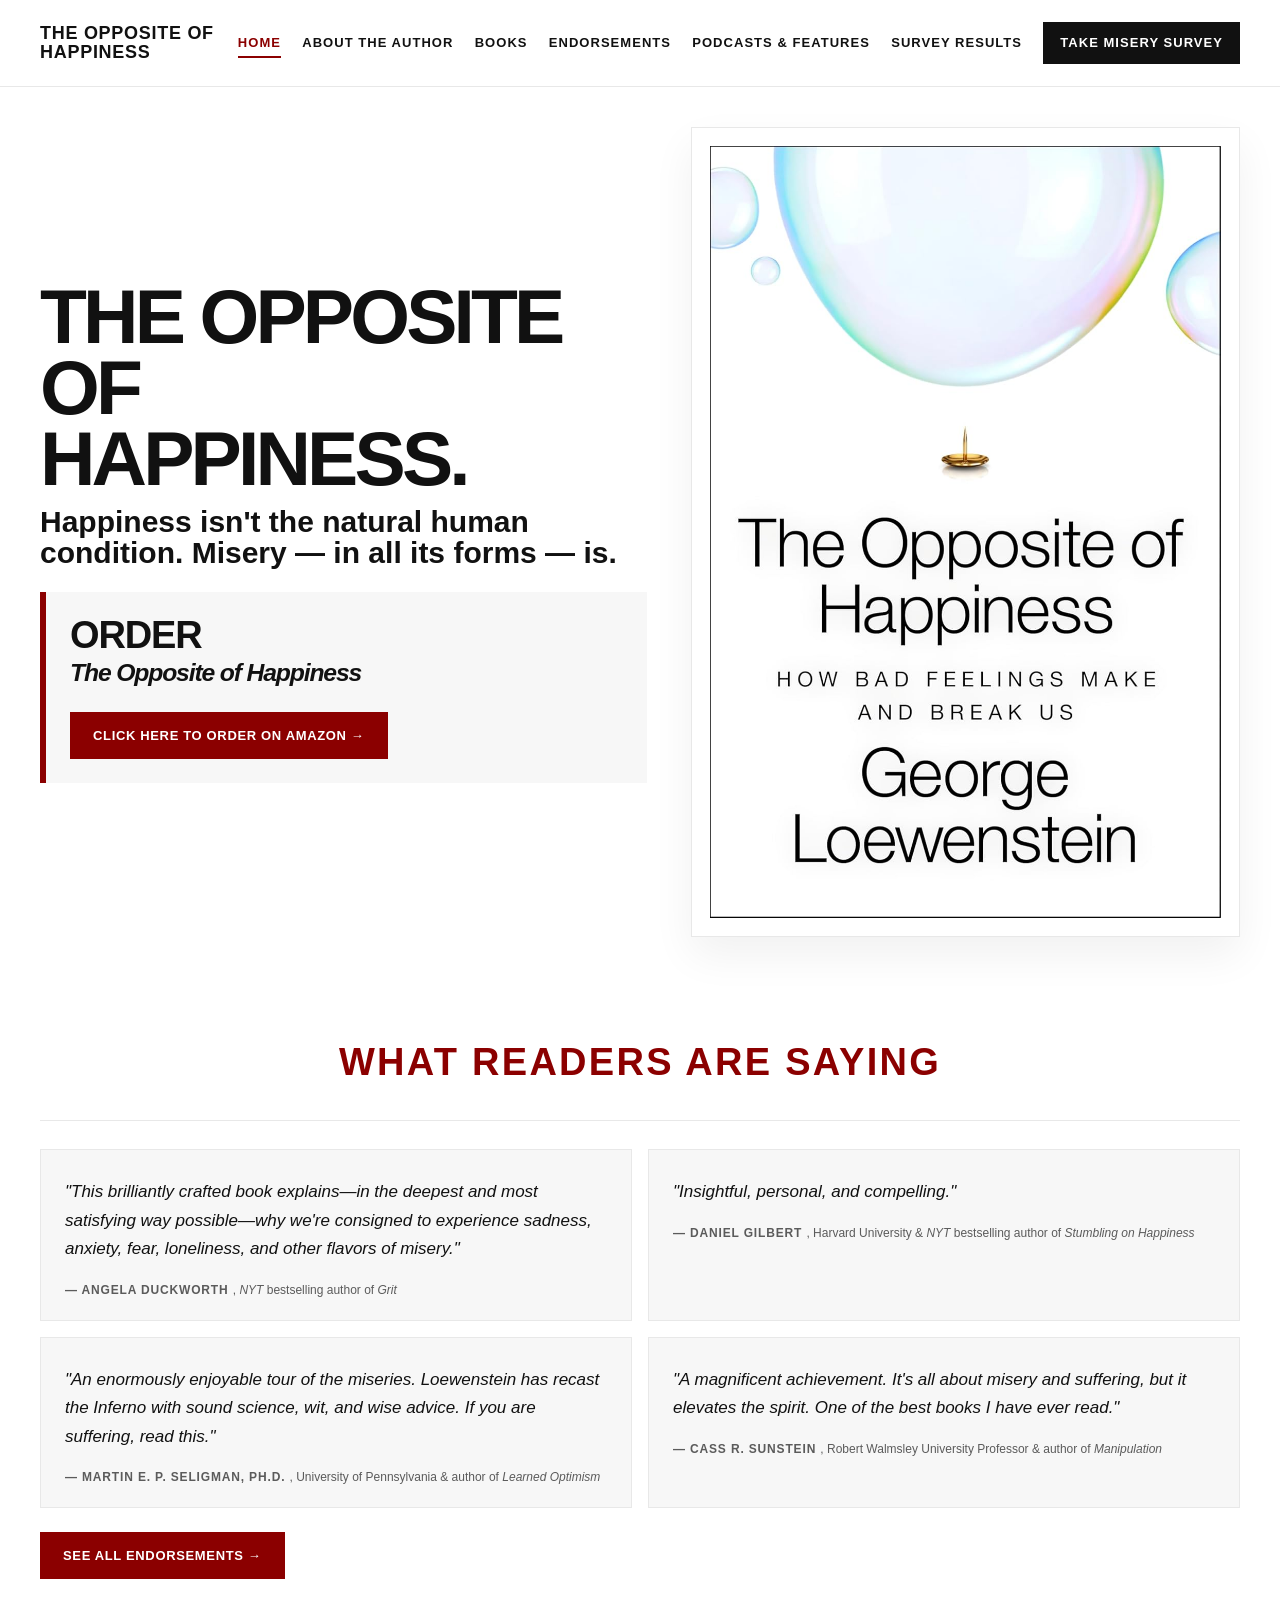
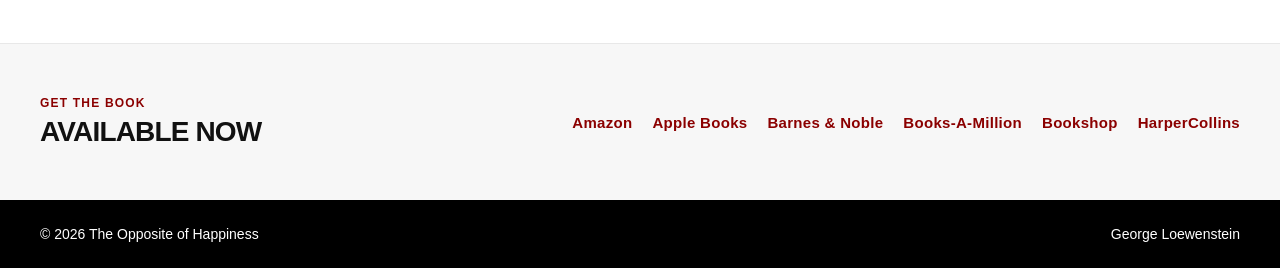
<file: index.html>
<!doctype html>
<html lang="en">
<head>
  <meta charset="utf-8">
  <meta name="viewport" content="width=device-width,initial-scale=1">

  <title>The Opposite of Happiness</title>

  <meta name="description" content="Help us understand misery—one question at a time.">

  <meta property="og:type" content="website">
  <meta property="og:title" content="The Opposite of Happiness">
  <meta property="og:description" content="Help us understand misery—one question at a time. A book by George Loewenstein, behavioral economist at Carnegie Mellon University.">
  <meta property="og:image" content="assets/images/cover.jpg">

  <meta name="twitter:card" content="summary_large_image">
  <meta name="twitter:title" content="The Opposite of Happiness">
  <meta name="twitter:description" content="Help us understand misery—one question at a time.">

  <link rel="icon" type="image/svg+xml" href="assets/favicon.svg">
  <link rel="stylesheet" href="assets/styles.css">
</head>

<body>

<header class="header">
  <div class="container">
    <nav class="nav" aria-label="Primary">

      <a class="brand" href="index.html">
        The Opposite of<br>Happiness
      </a>

      <div class="navlinks">
        <a data-nav href="index.html">Home</a>
        <a data-nav href="about-the-author.html">About the Author</a>
        <a data-nav href="books.html">Books</a>
        <a data-nav href="endorsements.html">Endorsements</a>
        <a data-nav href="podcasts.html">Podcasts &amp; Features</a>
        <a data-nav href="misery-survey-results.html">Survey Results</a>

        <a
          class="cta-nav"
          href="https://cmu.ca1.qualtrics.com/jfe/form/SV_4It6OBu610P4zIi"
          target="_blank"
          rel="noopener"
        >
          Take Misery Survey
        </a>
      </div>

    </nav>
  </div>
</header>

<main>

  <section class="hero">
    <div class="container hero-grid">

      <div>
        <h1 class="title">
          The Opposite<br>
          of<br>
          Happiness.
        </h1>

        <p class="subtitle">
          Happiness isn't the natural human condition.
          Misery — in all its forms — is.
        </p>

        <div class="home-order-box">

          <div class="home-order-title">
            <span
              data-expiry="2026-09-14T12:00:00-04:00"
              data-after-expiry="Order"
            >
              Preorder
            </span>

            <em>The Opposite of Happiness</em>
          </div>

          <p data-expiry="2026-09-14T12:00:00-04:00">
            Available for preorder through September 14.
          </p>

          <a
            class="btn primary"
            href="https://aps.harpercollins.com/athrweb?isbn=9780063427068&amp;retailer=amazon&amp;locale=US"
            target="_blank"
            rel="noopener"
          >
            <span
              data-expiry="2026-09-14T12:00:00-04:00"
              data-after-expiry="Click here to order on Amazon →"
            >
              Click here to preorder on Amazon →
            </span>
          </a>

        </div>
      </div>

      <div>
        <div class="cover-frame">
          <a
            href="books.html"
            aria-label="View books by George Loewenstein"
          >
            <img
              src="assets/images/cover.jpg"
              alt="Book cover of The Opposite of Happiness by George Loewenstein"
            >
          </a>
        </div>
      </div>

    </div>
  </section>

  <section class="praise-section">
    <div class="container">

      <div class="praise-heading">
        <div class="praise-kicker">
          What Readers Are Saying
        </div>
      </div>

      <div class="praise-grid">

        <a class="praise-card" href="endorsements.html#duckworth">
          <blockquote class="praise-quote">
            "This brilliantly crafted book explains—in the deepest and
            most satisfying way possible—why we're consigned to experience
            sadness, anxiety, fear, loneliness, and other flavors of misery."
          </blockquote>

          <cite class="praise-attr">
            — Angela Duckworth
            <span class="praise-title">
              , <em>NYT</em> bestselling author of <em>Grit</em>
            </span>
          </cite>
        </a>

        <a class="praise-card" href="endorsements.html#gilbert">
          <blockquote class="praise-quote">
            "Insightful, personal, and compelling."
          </blockquote>

          <cite class="praise-attr">
            — Daniel Gilbert
            <span class="praise-title">
              , Harvard University &amp; <em>NYT</em> bestselling author
              of <em>Stumbling on Happiness</em>
            </span>
          </cite>
        </a>

        <a class="praise-card" href="endorsements.html#seligman">
          <blockquote class="praise-quote">
            "An enormously enjoyable tour of the miseries. Loewenstein
            has recast the Inferno with sound science, wit, and wise
            advice. If you are suffering, read this."
          </blockquote>

          <cite class="praise-attr">
            — Martin E. P. Seligman, Ph.D.
            <span class="praise-title">
              , University of Pennsylvania &amp; author of
              <em>Learned Optimism</em>
            </span>
          </cite>
        </a>

        <a class="praise-card" href="endorsements.html#sunstein">
          <blockquote class="praise-quote">
            "A magnificent achievement. It's all about misery and
            suffering, but it elevates the spirit. One of the best
            books I have ever read."
          </blockquote>

          <cite class="praise-attr">
            — Cass R. Sunstein
            <span class="praise-title">
              , Robert Walmsley University Professor &amp; author of
              <em>Manipulation</em>
            </span>
          </cite>
        </a>

      </div>

      <div style="margin-top:24px">
        <a class="btn primary" href="endorsements.html">
          See all endorsements →
        </a>
      </div>

    </div>
  </section>

  <section class="buy-section">
    <div class="container">
      <div class="buy-inner">

        <div class="buy-left">
          <div class="kicker">Get the Book</div>

          <div
            class="buy-title"
            data-expiry="2026-09-14T12:00:00-04:00"
            data-after-expiry="Available Now"
          >
            Preorder Through September 14
          </div>
        </div>

        <div class="retailer-links buy-links">

          <a
            class="retailer-link"
            href="https://aps.harpercollins.com/athrweb?isbn=9780063427068&amp;retailer=amazon&amp;locale=US"
            target="_blank"
            rel="noopener"
          >
            Amazon
          </a>

          <a
            class="retailer-link"
            href="https://aps.harpercollins.com/athrweb?isbn=9780063427068&amp;retailer=apple&amp;locale=US"
            target="_blank"
            rel="noopener"
          >
            Apple Books
          </a>

          <a
            class="retailer-link"
            href="https://aps.harpercollins.com/athrweb?isbn=9780063427068&amp;retailer=barnesandnoble&amp;locale=US"
            target="_blank"
            rel="noopener"
          >
            Barnes &amp; Noble
          </a>

          <a
            class="retailer-link"
            href="https://aps.harpercollins.com/athrweb?isbn=9780063427068&amp;retailer=booksamillion&amp;locale=US"
            target="_blank"
            rel="noopener"
          >
            Books-A-Million
          </a>

          <a
            class="retailer-link"
            href="https://aps.harpercollins.com/athrweb?isbn=9780063427068&amp;retailer=bookshop&amp;locale=US"
            target="_blank"
            rel="noopener"
          >
            Bookshop
          </a>

          <a
            class="retailer-link"
            href="https://aps.harpercollins.com/athrweb?isbn=9780063427068&amp;retailer=harpercollins&amp;locale=US"
            target="_blank"
            rel="noopener"
          >
            HarperCollins
          </a>

        </div>
      </div>
    </div>
  </section>

</main>

<footer class="footer">
  <div class="container footer-inner">
    <div>© 2026 The Opposite of Happiness</div>
    <div>George Loewenstein</div>
  </div>
</footer>

<script src="assets/app.js"></script>

</body>
</html>
</file>
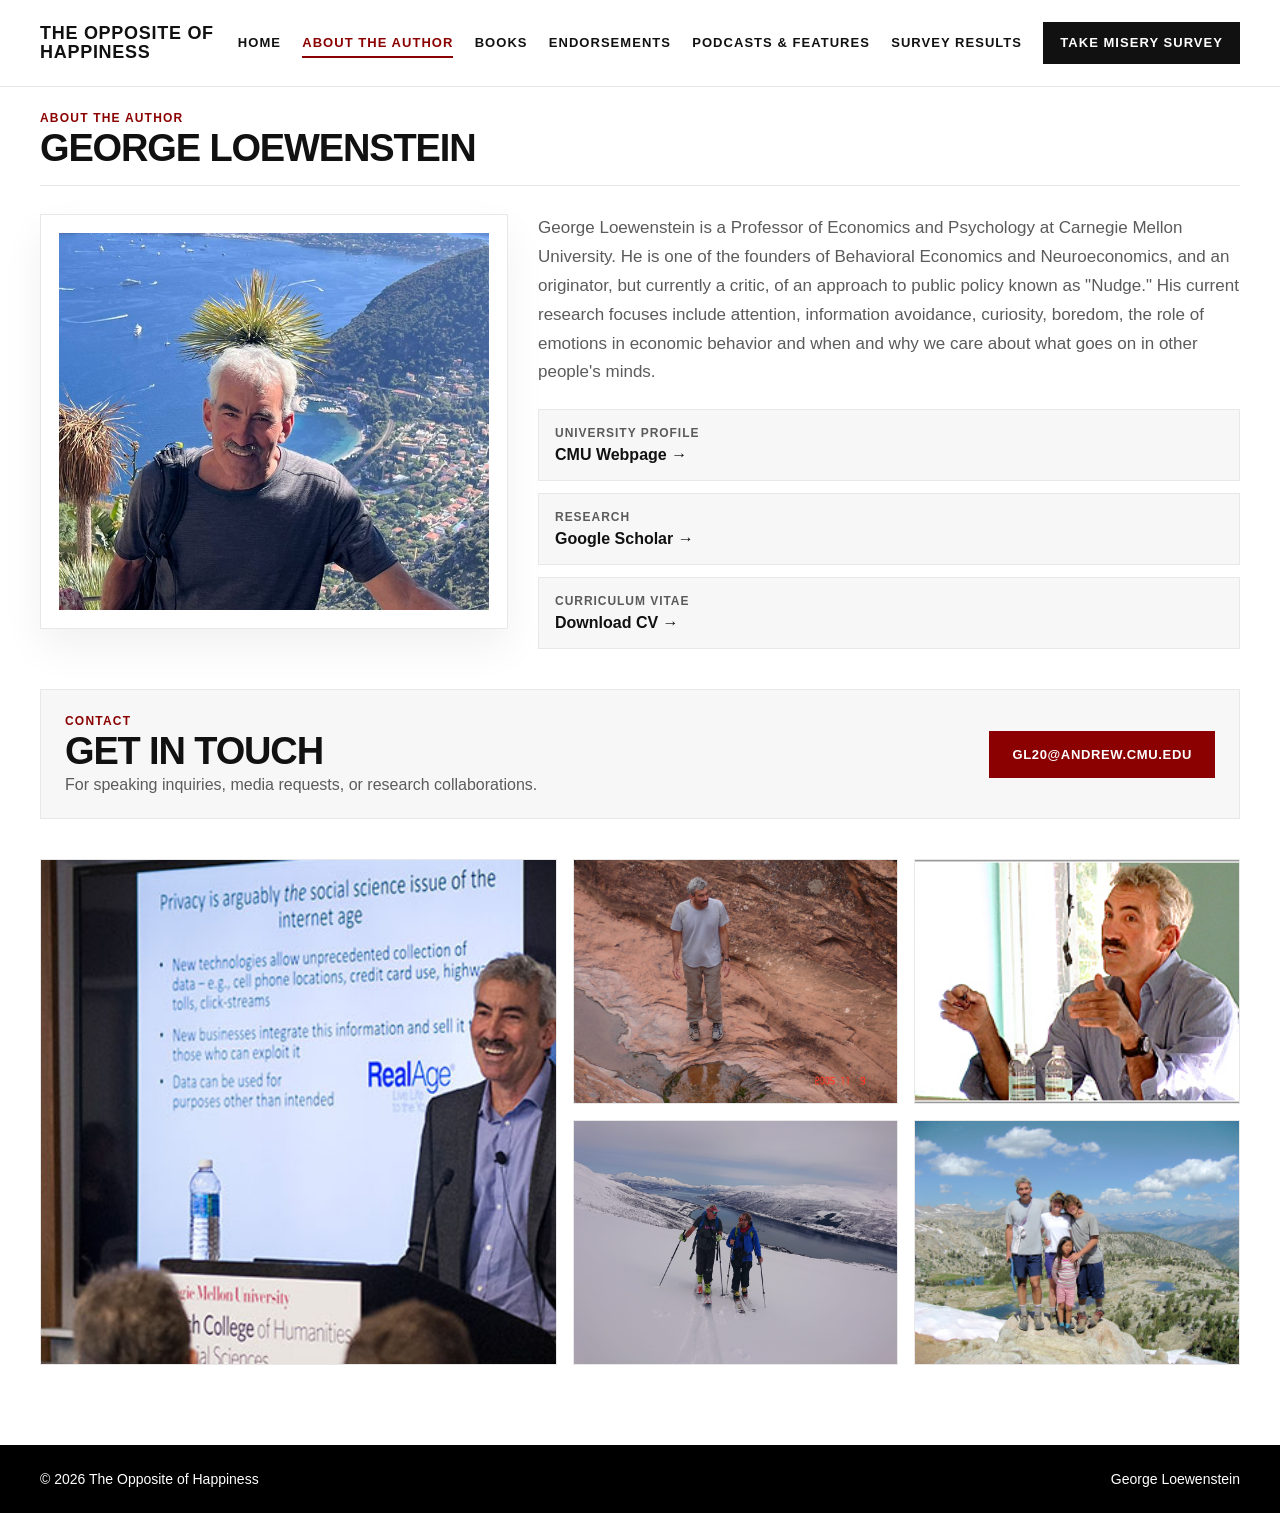
<file: about-the-author.html>
<!doctype html>
<html lang="en">
<head>
  <meta charset="utf-8">
  <meta name="viewport" content="width=device-width,initial-scale=1">

  <title>About the Author — The Opposite of Happiness</title>

  <meta name="description" content="George Loewenstein is a behavioral economist at Carnegie Mellon University whose work explores decision-making, emotion, privacy, health, and public policy.">

  <meta property="og:type" content="website">
  <meta property="og:title" content="About the Author — The Opposite of Happiness">
  <meta property="og:description" content="George Loewenstein is a behavioral economist at Carnegie Mellon University whose work explores decision-making, emotion, privacy, health, and public policy.">
  <meta property="og:image" content="assets/images/author-main.jpg">

  <meta name="twitter:card" content="summary_large_image">
  <meta name="twitter:title" content="About George Loewenstein">
  <meta name="twitter:description" content="Behavioral economist at Carnegie Mellon University. Author of The Opposite of Happiness.">

  <link rel="icon" type="image/svg+xml" href="assets/favicon.svg">
  <link rel="stylesheet" href="assets/styles.css">
</head>

<body>

<header class="header">
  <div class="container">
    <nav class="nav" aria-label="Primary">

      <a class="brand" href="index.html">
        The Opposite of<br>Happiness
      </a>

      <div class="navlinks">
        <a data-nav href="index.html">Home</a>
        <a data-nav href="about-the-author.html">About the Author</a>
        <a data-nav href="books.html">Books</a>
        <a data-nav href="endorsements.html">Endorsements</a>
        <a data-nav href="podcasts.html">Podcasts &amp; Features</a>
        <a data-nav href="misery-survey-results.html">Survey Results</a>

        <a
          class="cta-nav"
          href="https://cmu.ca1.qualtrics.com/jfe/form/SV_4It6OBu610P4zIi"
          target="_blank"
          rel="noopener"
        >
          Take Misery Survey
        </a>
      </div>

    </nav>
  </div>
</header>

<main class="section">
  <div class="container">

    <div class="section-header">
      <div>
        <div class="kicker">About the Author</div>
        <h1 class="h2">George Loewenstein</h1>
      </div>
    </div>

    <div class="author-layout">

      <div class="panel">
        <img
          src="assets/images/author-main.jpg"
          alt="Outdoor portrait of George Loewenstein"
        >
      </div>

      <div class="author-meta">
        <p>
          George Loewenstein is a Professor of Economics and Psychology
          at Carnegie Mellon University. He is one of the founders of
          Behavioral Economics and Neuroeconomics, and an originator,
          but currently a critic, of an approach to public policy known
          as "Nudge." His current research focuses include attention,
          information avoidance, curiosity, boredom, the role of
          emotions in economic behavior and when and why we care about
          what goes on in other people's minds.
        </p>

        <div class="link-grid">

          <a
            class="link-card"
            href="https://www.cmu.edu/dietrich/sds/people/faculty/george-loewenstein.html"
            target="_blank"
            rel="noopener"
          >
            <span class="small">University Profile</span>
            <span class="big">CMU Webpage →</span>
          </a>

          <a
            class="link-card"
            href="https://scholar.google.com/citations?user=8nyQzDsAAAAJ&amp;hl=en"
            target="_blank"
            rel="noopener"
          >
            <span class="small">Research</span>
            <span class="big">Google Scholar →</span>
          </a>

          <a
            class="link-card"
            href="assets/vitae_2026.pdf"
            target="_blank"
            rel="noopener"
          >
            <span class="small">Curriculum Vitae</span>
            <span class="big">Download CV →</span>
          </a>

        </div>
      </div>

    </div>

    <div style="margin-top:40px"></div>

    <div class="contact-box" style="margin-bottom:40px">
      <div>
        <div class="kicker">Contact</div>

        <h2 class="h2" style="margin-bottom:6px">
          Get in Touch
        </h2>

        <p style="margin:0;color:var(--muted);font-size:16px">
          For speaking inquiries, media requests, or research
          collaborations.
        </p>
      </div>

      <a class="btn primary" href="mailto:gl20@andrew.cmu.edu">
        gl20@andrew.cmu.edu
      </a>
    </div>

    <div class="gallery">

      <div class="tile tall">
        <img
          src="assets/images/photo-talk.jpg"
          alt="George Loewenstein giving a talk"
          loading="lazy"
        >
      </div>

      <div class="tile">
        <img
          src="assets/images/photo-canyon.jpg"
          alt="George Loewenstein standing in a canyon"
          loading="lazy"
        >
      </div>

      <div class="tile">
        <img
          src="assets/images/photo-classroom.jpg"
          alt="George Loewenstein speaking in a classroom"
          loading="lazy"
        >
      </div>

      <div class="tile">
        <img
          src="assets/images/photo-ski.jpg"
          alt="George Loewenstein skiing in the mountains"
          loading="lazy"
        >
      </div>

      <div class="tile">
        <img
          src="assets/images/photo-sierras.jpg"
          alt="George Loewenstein hiking in the Sierras"
          loading="lazy"
        >
      </div>

    </div>

  </div>
</main>

<footer class="footer">
  <div class="container footer-inner">
    <div>© 2026 The Opposite of Happiness</div>
    <div>George Loewenstein</div>
  </div>
</footer>

<script src="assets/app.js"></script>

</body>
</html>
</file>
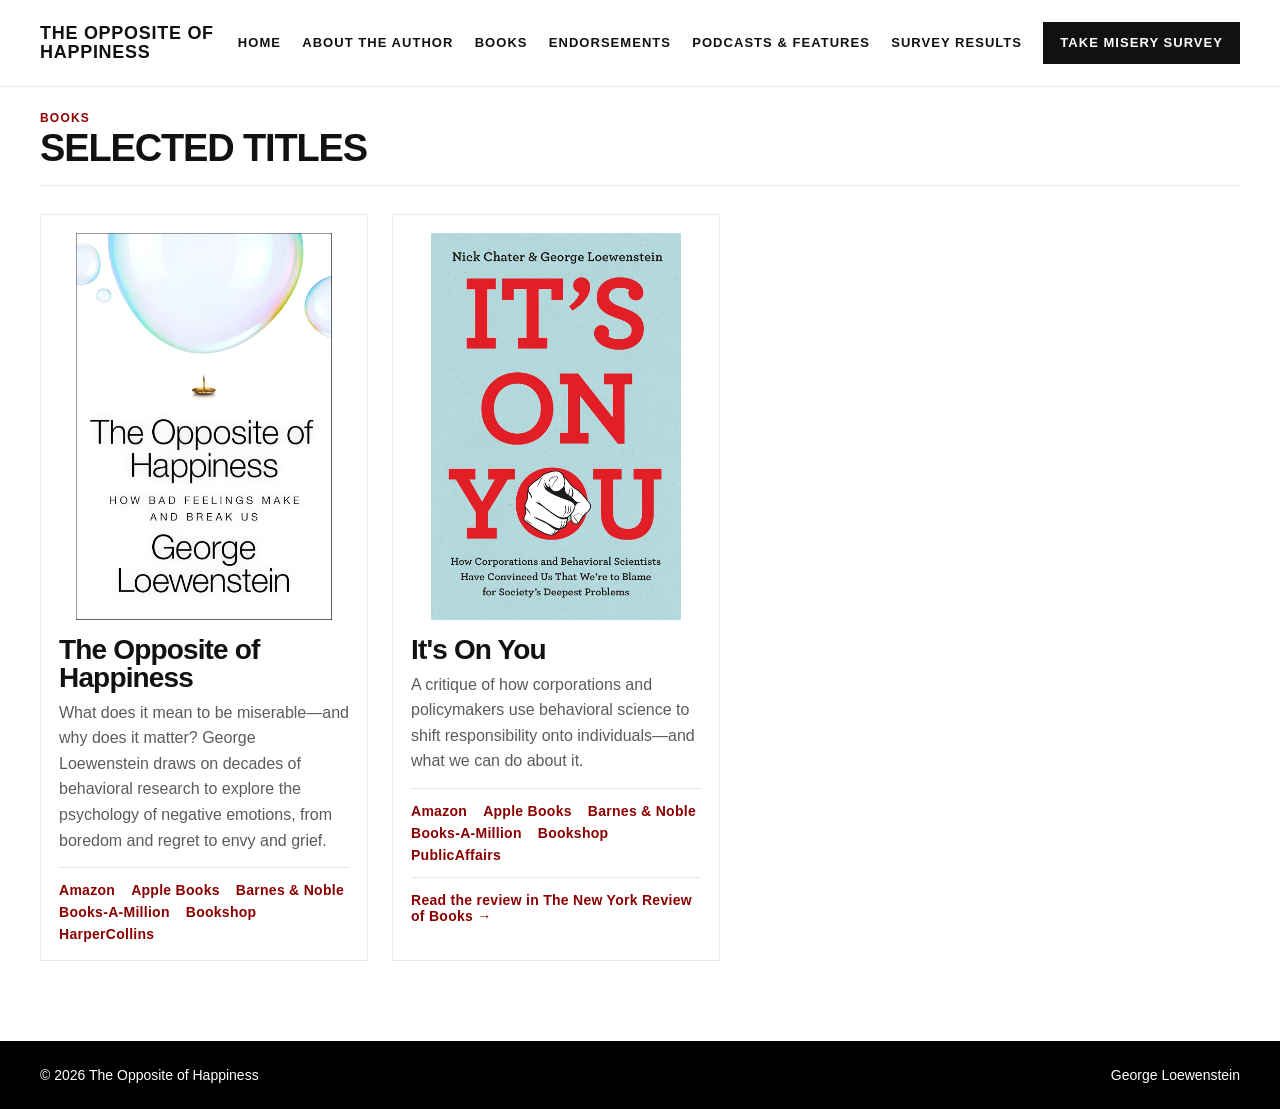
<file: books.html>
<!doctype html>
<html lang="en">
<head>
  <meta charset="utf-8">
  <meta name="viewport" content="width=device-width,initial-scale=1">

  <title>Books — The Opposite of Happiness</title>

  <meta
    name="description"
    content="Books by George Loewenstein, behavioral economist at Carnegie Mellon University."
  >

  <meta property="og:type" content="website">
  <meta
    property="og:title"
    content="Books — The Opposite of Happiness"
  >
  <meta
    property="og:description"
    content="Selected titles by George Loewenstein, behavioral economist at Carnegie Mellon University."
  >
  <meta property="og:image" content="assets/images/cover.jpg">

  <meta name="twitter:card" content="summary_large_image">
  <meta
    name="twitter:title"
    content="Books by George Loewenstein"
  >
  <meta
    name="twitter:description"
    content="Selected titles by George Loewenstein, behavioral economist at Carnegie Mellon University."
  >

  <link rel="icon" type="image/svg+xml" href="assets/favicon.svg">
  <link rel="stylesheet" href="assets/styles.css">
</head>

<body>

<header class="header">
  <div class="container">
    <nav class="nav" aria-label="Primary">

      <a class="brand" href="/">
        The Opposite of<br>Happiness
      </a>

      <div class="navlinks">
        <a data-nav href="/">Home</a>
        <a data-nav href="/about-the-author">About the Author</a>
        <a data-nav href="/books">Books</a>
        <a data-nav href="/endorsements">Endorsements</a>
        <a data-nav href="/podcasts">Podcasts &amp; Features</a>
        <a data-nav href="/misery-survey-results">Survey Results</a>

        <a
          class="cta-nav"
          href="https://cmu.ca1.qualtrics.com/jfe/form/SV_4It6OBu610P4zIi"
          target="_blank"
          rel="noopener"
        >
          Take Misery Survey
        </a>
      </div>

    </nav>
  </div>
</header>

<main class="section">
  <div class="container">

    <div class="section-header">
      <div>
        <div class="kicker">Books</div>
        <h1 class="h2">Selected Titles</h1>
      </div>
    </div>

    <div class="books-grid">

      <!-- THE OPPOSITE OF HAPPINESS -->

      <div class="book-card">

        <div class="book-thumb">
          <img
            src="assets/images/cover.jpg"
            alt="Book cover of The Opposite of Happiness"
          >
        </div>

        <div class="book-info">
          <h3>The Opposite of Happiness</h3>

          <p>
            What does it mean to be miserable—and why does it matter?
            George Loewenstein draws on decades of behavioral research
            to explore the psychology of negative emotions, from
            boredom and regret to envy and grief.
          </p>

          <div class="retailer-links">

            <a
              class="retailer-link"
              href="https://aps.harpercollins.com/athrweb?isbn=9780063427068&amp;retailer=amazon&amp;locale=US"
              target="_blank"
              rel="noopener"
            >
              Amazon
            </a>

            <a
              class="retailer-link"
              href="https://aps.harpercollins.com/athrweb?isbn=9780063427068&amp;retailer=apple&amp;locale=US"
              target="_blank"
              rel="noopener"
            >
              Apple Books
            </a>

            <a
              class="retailer-link"
              href="https://aps.harpercollins.com/athrweb?isbn=9780063427068&amp;retailer=barnesandnoble&amp;locale=US"
              target="_blank"
              rel="noopener"
            >
              Barnes &amp; Noble
            </a>

            <a
              class="retailer-link"
              href="https://aps.harpercollins.com/athrweb?isbn=9780063427068&amp;retailer=booksamillion&amp;locale=US"
              target="_blank"
              rel="noopener"
            >
              Books-A-Million
            </a>

            <a
              class="retailer-link"
              href="https://aps.harpercollins.com/athrweb?isbn=9780063427068&amp;retailer=bookshop&amp;locale=US"
              target="_blank"
              rel="noopener"
            >
              Bookshop
            </a>

            <a
              class="retailer-link"
              href="https://aps.harpercollins.com/athrweb?isbn=9780063427068&amp;retailer=harpercollins&amp;locale=US"
              target="_blank"
              rel="noopener"
            >
              HarperCollins
            </a>

          </div>
        </div>

      </div>

      <!-- IT'S ON YOU -->

      <div class="book-card">

        <div class="book-thumb">
          <img
            src="assets/images/its-on-you-cover.jpg"
            alt="Book cover of It's On You"
          >
        </div>

        <div class="book-info">
          <h3>It's On You</h3>

          <p>
            A critique of how corporations and policymakers use
            behavioral science to shift responsibility onto
            individuals—and what we can do about it.
          </p>

          <div class="retailer-links">

            <a
              class="retailer-link"
              href="https://www.amazon.com/Its-You-Corporations-Behavioral-Scientists/dp/1541700112"
              target="_blank"
              rel="noopener"
            >
              Amazon
            </a>

            <a
              class="retailer-link"
              href="https://books.apple.com/nl/book/its-on-you/id6745511192"
              target="_blank"
              rel="noopener"
            >
              Apple Books
            </a>

            <a
              class="retailer-link"
              href="https://www.barnesandnoble.com/s/9781541700116"
              target="_blank"
              rel="noopener"
            >
              Barnes &amp; Noble
            </a>

            <a
              class="retailer-link"
              href="https://www.booksamillion.com/p/Its/Nick-Chater/9781541700116"
              target="_blank"
              rel="noopener"
            >
              Books-A-Million
            </a>

            <a
              class="retailer-link"
              href="https://bookshop.org/p/books/it-s-on-you-how-corporations-and-behavioral-scientists-have-convinced-us-that-we-re-to-blame-for-society-s-deepest-problems-george-loewenstein/87f74f77230fd95b"
              target="_blank"
              rel="noopener"
            >
              Bookshop
            </a>

            <a
              class="retailer-link"
              href="https://www.hachettebookgroup.com/titles/nick-chater/its-on-you/9781541700130/"
              target="_blank"
              rel="noopener"
            >
              PublicAffairs
            </a>

          </div>

          <!-- SUBTLE REVIEW LINK -->

          <div class="retailer-links">
            <a
              class="retailer-link"
              href="https://www.nybooks.com/articles/2026/12/03/the-cost-of-monetizing-everything-its-on-you-price-of-happiness/"
              target="_blank"
              rel="noopener"
              aria-label="Read the New York Review of Books review of It's On You"
            >
              Read the review in The New York Review of Books →
            </a>
          </div>

        </div>

      </div>

    </div>
  </div>
</main>

<footer class="footer">
  <div class="container footer-inner">
    <div>© 2026 The Opposite of Happiness</div>
    <div>George Loewenstein</div>
  </div>
</footer>

<script src="assets/app.js"></script>

</body>
</html>
</file>
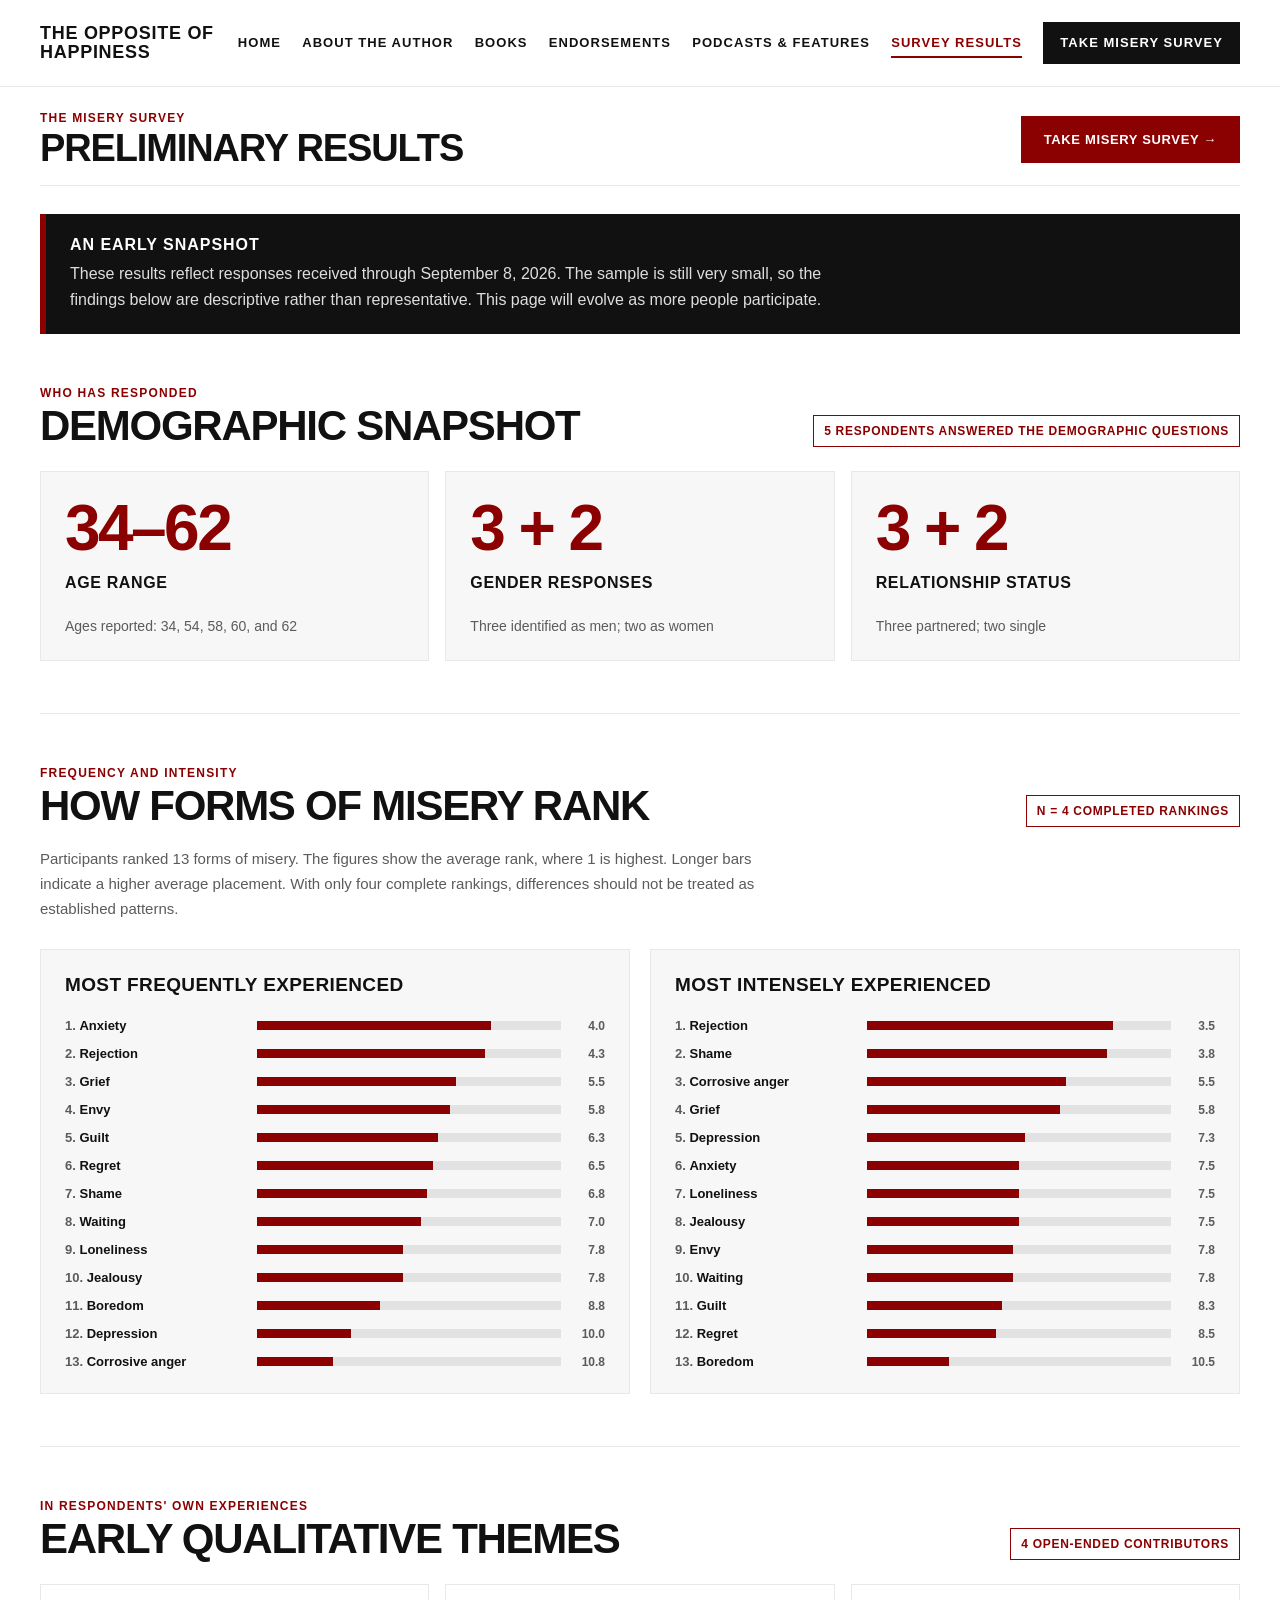
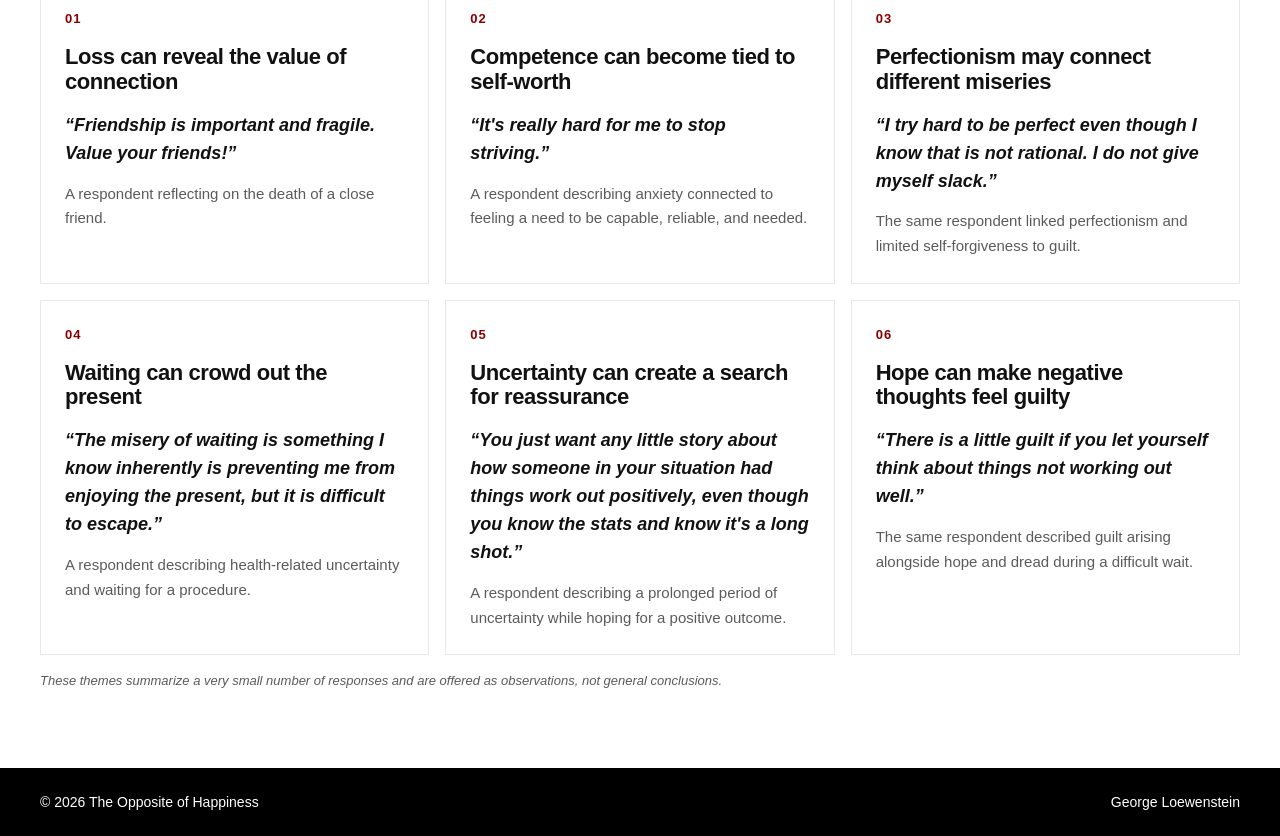
<file: misery-survey-results.html>
<!doctype html>
<html lang="en">
<head>
  <meta charset="utf-8">
  <meta name="viewport" content="width=device-width,initial-scale=1">

  <title>Misery Survey Results — The Opposite of Happiness</title>

  <meta name="description" content="Preliminary findings from The Opposite of Happiness misery survey.">

  <meta property="og:type" content="website">
  <meta property="og:title" content="Misery Survey Results — The Opposite of Happiness">
  <meta property="og:description" content="Preliminary findings from The Opposite of Happiness misery survey.">
  <meta property="og:image" content="assets/images/cover.jpg">

  <meta name="twitter:card" content="summary_large_image">
  <meta name="twitter:title" content="Misery Survey Results — The Opposite of Happiness">
  <meta name="twitter:description" content="Preliminary findings from The Opposite of Happiness misery survey.">

  <link rel="icon" type="image/svg+xml" href="assets/favicon.svg">
  <link rel="stylesheet" href="assets/styles.css">
</head>

<body>

<header class="header">
  <div class="container">
    <nav class="nav" aria-label="Primary">

      <a class="brand" href="index.html">
        The Opposite of<br>Happiness
      </a>

      <div class="navlinks">
        <a data-nav href="index.html">Home</a>
        <a data-nav href="about-the-author.html">About the Author</a>
        <a data-nav href="books.html">Books</a>
        <a data-nav href="endorsements.html">Endorsements</a>
        <a data-nav href="podcasts.html">Podcasts &amp; Features</a>
        <a data-nav href="misery-survey-results.html">Survey Results</a>

        <a
          class="cta-nav"
          href="https://cmu.ca1.qualtrics.com/jfe/form/SV_4It6OBu610P4zIi"
          target="_blank"
          rel="noopener"
        >
          Take Misery Survey
        </a>
      </div>

    </nav>
  </div>
</header>

<main class="section">
  <div class="container">

    <div class="section-header results-heading">
      <div>
        <div class="kicker">The Misery Survey</div>
        <h1 class="h2">Preliminary Results</h1>
      </div>

      <a
        class="btn primary"
        href="https://cmu.ca1.qualtrics.com/jfe/form/SV_4It6OBu610P4zIi"
        target="_blank"
        rel="noopener"
      >
        Take Misery Survey →
      </a>
    </div>

    <div class="results-notice">
      <strong>An early snapshot</strong>

      <p>
        These results reflect responses received through September 8,
        2026. The sample is still very small, so the findings below are
        descriptive rather than representative. This page will evolve
        as more people participate.
      </p>
    </div>

    <section
      class="results-section"
      aria-labelledby="demographics-heading"
    >
      <div class="results-section-heading">
        <div>
          <div class="kicker">Who has responded</div>
          <h2 id="demographics-heading">Demographic snapshot</h2>
        </div>

        <span class="sample-size">
          5 respondents answered the demographic questions
        </span>
      </div>

      <div class="stat-grid">

        <div class="stat-card">
          <span class="stat-value">34–62</span>
          <span class="stat-label">Age range</span>
          <span class="stat-detail">
            Ages reported: 34, 54, 58, 60, and 62
          </span>
        </div>

        <div class="stat-card">
          <span class="stat-value">3 + 2</span>
          <span class="stat-label">Gender responses</span>
          <span class="stat-detail">
            Three identified as men; two as women
          </span>
        </div>

        <div class="stat-card">
          <span class="stat-value">3 + 2</span>
          <span class="stat-label">Relationship status</span>
          <span class="stat-detail">
            Three partnered; two single
          </span>
        </div>

      </div>
    </section>

    <section
      class="results-section"
      aria-labelledby="rankings-heading"
    >
      <div class="results-section-heading">
        <div>
          <div class="kicker">Frequency and intensity</div>
          <h2 id="rankings-heading">How forms of misery rank</h2>
        </div>

        <span class="sample-size">
          n = 4 completed rankings
        </span>
      </div>

      <p class="results-explainer">
        Participants ranked 13 forms of misery. The figures show the
        average rank, where 1 is highest. Longer bars indicate a higher
        average placement. With only four complete rankings, differences
        should not be treated as established patterns.
      </p>

      <div class="ranking-grid">

        <div class="ranking-panel">
          <h3>Most frequently experienced</h3>

          <ol class="ranking-list">
            <li>
              <span class="rank-label">Anxiety</span>
              <span class="rank-track"><span style="width:76.9%"></span></span>
              <span class="rank-value">4.0</span>
            </li>

            <li>
              <span class="rank-label">Rejection</span>
              <span class="rank-track"><span style="width:75%"></span></span>
              <span class="rank-value">4.3</span>
            </li>

            <li>
              <span class="rank-label">Grief</span>
              <span class="rank-track"><span style="width:65.4%"></span></span>
              <span class="rank-value">5.5</span>
            </li>

            <li>
              <span class="rank-label">Envy</span>
              <span class="rank-track"><span style="width:63.5%"></span></span>
              <span class="rank-value">5.8</span>
            </li>

            <li>
              <span class="rank-label">Guilt</span>
              <span class="rank-track"><span style="width:59.6%"></span></span>
              <span class="rank-value">6.3</span>
            </li>

            <li>
              <span class="rank-label">Regret</span>
              <span class="rank-track"><span style="width:57.7%"></span></span>
              <span class="rank-value">6.5</span>
            </li>

            <li>
              <span class="rank-label">Shame</span>
              <span class="rank-track"><span style="width:55.8%"></span></span>
              <span class="rank-value">6.8</span>
            </li>

            <li>
              <span class="rank-label">Waiting</span>
              <span class="rank-track"><span style="width:53.8%"></span></span>
              <span class="rank-value">7.0</span>
            </li>

            <li>
              <span class="rank-label">Loneliness</span>
              <span class="rank-track"><span style="width:48.1%"></span></span>
              <span class="rank-value">7.8</span>
            </li>

            <li>
              <span class="rank-label">Jealousy</span>
              <span class="rank-track"><span style="width:48.1%"></span></span>
              <span class="rank-value">7.8</span>
            </li>

            <li>
              <span class="rank-label">Boredom</span>
              <span class="rank-track"><span style="width:40.4%"></span></span>
              <span class="rank-value">8.8</span>
            </li>

            <li>
              <span class="rank-label">Depression</span>
              <span class="rank-track"><span style="width:30.8%"></span></span>
              <span class="rank-value">10.0</span>
            </li>

            <li>
              <span class="rank-label">Corrosive anger</span>
              <span class="rank-track"><span style="width:25%"></span></span>
              <span class="rank-value">10.8</span>
            </li>
          </ol>
        </div>

        <div class="ranking-panel">
          <h3>Most intensely experienced</h3>

          <ol class="ranking-list">
            <li>
              <span class="rank-label">Rejection</span>
              <span class="rank-track"><span style="width:80.8%"></span></span>
              <span class="rank-value">3.5</span>
            </li>

            <li>
              <span class="rank-label">Shame</span>
              <span class="rank-track"><span style="width:78.8%"></span></span>
              <span class="rank-value">3.8</span>
            </li>

            <li>
              <span class="rank-label">Corrosive anger</span>
              <span class="rank-track"><span style="width:65.4%"></span></span>
              <span class="rank-value">5.5</span>
            </li>

            <li>
              <span class="rank-label">Grief</span>
              <span class="rank-track"><span style="width:63.5%"></span></span>
              <span class="rank-value">5.8</span>
            </li>

            <li>
              <span class="rank-label">Depression</span>
              <span class="rank-track"><span style="width:51.9%"></span></span>
              <span class="rank-value">7.3</span>
            </li>

            <li>
              <span class="rank-label">Anxiety</span>
              <span class="rank-track"><span style="width:50%"></span></span>
              <span class="rank-value">7.5</span>
            </li>

            <li>
              <span class="rank-label">Loneliness</span>
              <span class="rank-track"><span style="width:50%"></span></span>
              <span class="rank-value">7.5</span>
            </li>

            <li>
              <span class="rank-label">Jealousy</span>
              <span class="rank-track"><span style="width:50%"></span></span>
              <span class="rank-value">7.5</span>
            </li>

            <li>
              <span class="rank-label">Envy</span>
              <span class="rank-track"><span style="width:48.1%"></span></span>
              <span class="rank-value">7.8</span>
            </li>

            <li>
              <span class="rank-label">Waiting</span>
              <span class="rank-track"><span style="width:48.1%"></span></span>
              <span class="rank-value">7.8</span>
            </li>

            <li>
              <span class="rank-label">Guilt</span>
              <span class="rank-track"><span style="width:44.2%"></span></span>
              <span class="rank-value">8.3</span>
            </li>

            <li>
              <span class="rank-label">Regret</span>
              <span class="rank-track"><span style="width:42.3%"></span></span>
              <span class="rank-value">8.5</span>
            </li>

            <li>
              <span class="rank-label">Boredom</span>
              <span class="rank-track"><span style="width:26.9%"></span></span>
              <span class="rank-value">10.5</span>
            </li>
          </ol>
        </div>

      </div>
    </section>

    <section
      class="results-section"
      aria-labelledby="observations-heading"
    >
      <div class="results-section-heading">
        <div>
          <div class="kicker">
            In respondents' own experiences
          </div>

          <h2 id="observations-heading">
            Early qualitative themes
          </h2>
        </div>

        <span class="sample-size">
          4 open-ended contributors
        </span>
      </div>

      <div class="observation-grid">

        <article class="observation-card">
          <span class="observation-number">01</span>

          <h3>Loss can reveal the value of connection</h3>

          <blockquote class="observation-quote">
            “Friendship is important and fragile. Value your friends!”
          </blockquote>

          <p>
            A respondent reflecting on the death of a close friend.
          </p>
        </article>

        <article class="observation-card">
          <span class="observation-number">02</span>

          <h3>Competence can become tied to self-worth</h3>

          <blockquote class="observation-quote">
            “It's really hard for me to stop striving.”
          </blockquote>

          <p>
            A respondent describing anxiety connected to feeling a
            need to be capable, reliable, and needed.
          </p>
        </article>

        <article class="observation-card">
          <span class="observation-number">03</span>

          <h3>Perfectionism may connect different miseries</h3>

          <blockquote class="observation-quote">
            “I try hard to be perfect even though I know that is not
            rational. I do not give myself slack.”
          </blockquote>

          <p>
            The same respondent linked perfectionism and limited
            self-forgiveness to guilt.
          </p>
        </article>

        <article class="observation-card">
          <span class="observation-number">04</span>

          <h3>Waiting can crowd out the present</h3>

          <blockquote class="observation-quote">
            “The misery of waiting is something I know inherently is
            preventing me from enjoying the present, but it is difficult
            to escape.”
          </blockquote>

          <p>
            A respondent describing health-related uncertainty and
            waiting for a procedure.
          </p>
        </article>

        <article class="observation-card">
          <span class="observation-number">05</span>

          <h3>Uncertainty can create a search for reassurance</h3>

          <blockquote class="observation-quote">
            “You just want any little story about how someone in your
            situation had things work out positively, even though you
            know the stats and know it's a long shot.”
          </blockquote>

          <p>
            A respondent describing a prolonged period of uncertainty
            while hoping for a positive outcome.
          </p>
        </article>

        <article class="observation-card">
          <span class="observation-number">06</span>

          <h3>Hope can make negative thoughts feel guilty</h3>

          <blockquote class="observation-quote">
            “There is a little guilt if you let yourself think about
            things not working out well.”
          </blockquote>

          <p>
            The same respondent described guilt arising alongside hope
            and dread during a difficult wait.
          </p>
        </article>

      </div>

      <p class="results-footnote">
        These themes summarize a very small number of responses and are
        offered as observations, not general conclusions.
      </p>
    </section>

  </div>
</main>

<footer class="footer">
  <div class="container footer-inner">
    <div>© 2026 The Opposite of Happiness</div>
    <div>George Loewenstein</div>
  </div>
</footer>

<script src="assets/app.js"></script>

</body>
</html>
</file>
<file: assets/styles.css>
:root{
  --bg:#ffffff;
  --text:#111111;
  --muted:#5b5b5b;
  --accent:#8b0000;
  --border:#e8e8e8;
  --soft:#f7f7f7;
  --max:1200px;
  --font:Inter,Helvetica,Arial,sans-serif;
}

*{box-sizing:border-box}
html{scroll-behavior:smooth}

body{
  margin:0;
  overflow-x:hidden;
  background:var(--bg);
  color:var(--text);
  font-family:var(--font);
  -webkit-font-smoothing:antialiased;
  text-rendering:optimizeLegibility;
}

img{max-width:100%;display:block}
a{color:inherit}

.container{
  width:min(var(--max),calc(100% - 56px));
  margin:0 auto;
}

/* HEADER */

.header{
  position:sticky;
  top:0;
  z-index:10;
  background:rgba(255,255,255,.96);
  backdrop-filter:blur(10px);
  border-bottom:1px solid var(--border);
}

.nav{
  display:flex;
  align-items:center;
  justify-content:space-between;
  gap:24px;
  padding:22px 0;
}

.brand{
  flex:0 0 auto;
  text-decoration:none;
  font-size:18px;
  font-weight:900;
  letter-spacing:.04em;
  text-transform:uppercase;
  line-height:1.05;
}

.navlinks{
  display:flex;
  flex:1;
  align-items:center;
  justify-content:space-between;
  gap:14px;
  flex-wrap:nowrap;
  min-width:0;
}

.navlinks a{
  position:relative;
  display:inline-flex;
  align-items:center;
  justify-content:center;
  text-decoration:none;
  font-size:13px;
  font-weight:800;
  text-transform:uppercase;
  letter-spacing:.08em;
  line-height:1.2;
  text-align:center;
  white-space:nowrap;
}

.navlinks a:hover,
.navlinks a.active{
  color:var(--accent);
}

.navlinks a[data-nav]::after{
  content:"";
  position:absolute;
  right:0;
  bottom:-7px;
  left:0;
  height:2px;
  background:transparent;
}

.navlinks a[data-nav].active::after{
  background:var(--accent);
}

.cta-nav{
  display:inline-flex;
  flex:0 0 auto;
  align-items:center;
  justify-content:center;
  min-height:42px;
  padding:11px 16px;
  color:#fff !important;
  background:var(--text);
  border:1px solid var(--text);
  line-height:1;
  white-space:nowrap;
}

/* GENERAL */

.section{padding:24px 0 80px}

.section-header{
  display:flex;
  justify-content:space-between;
  align-items:end;
  gap:24px;
  margin-bottom:28px;
  padding-bottom:18px;
  border-bottom:1px solid var(--border);
}

.kicker{
  color:var(--accent);
  font-size:12px;
  font-weight:800;
  letter-spacing:.1em;
  text-transform:uppercase;
}

.h2{
  margin:4px 0 0;
  font-size:38px;
  line-height:1;
  font-weight:900;
  letter-spacing:-.03em;
  text-transform:uppercase;
}

.btn{
  display:inline-flex;
  align-items:center;
  justify-content:center;
  padding:15px 22px;
  border:1px solid var(--text);
  text-decoration:none;
  text-transform:uppercase;
  letter-spacing:.05em;
  font-weight:800;
  font-size:13px;
  transition:
    transform .14s ease,
    box-shadow .14s ease,
    background-color .14s ease,
    border-color .14s ease;
}

.btn.primary{
  color:#fff;
  background:var(--accent);
  border-color:var(--accent);
}

.btn:hover{
  transform:translateY(-1px);
  box-shadow:0 10px 24px rgba(0,0,0,.08);
}

/* HOME HERO */

.hero{padding:40px 0 56px}

.hero-grid{
  display:grid;
  grid-template-columns:1.05fr .95fr;
  gap:44px;
  align-items:center;
}

.title{
  margin:0 0 14px;
  font-size:clamp(44px,6vw,82px);
  line-height:.92;
  font-weight:900;
  letter-spacing:-.05em;
  text-transform:uppercase;
}

.subtitle{
  margin:0 0 10px;
  font-size:30px;
  line-height:1.02;
  font-weight:800;
}

.lede{
  max-width:56ch;
  margin:0 0 18px;
  color:var(--muted);
  font-size:18px;
  line-height:1.62;
}

.hero-actions{
  display:flex;
  flex-wrap:wrap;
  gap:14px;
  margin-top:18px;
}

.caption{
  margin-top:10px;
  color:var(--muted);
  font-size:13px;
}

.cover-frame,
.panel{
  padding:18px;
  background:#fff;
  border:1px solid var(--border);
  box-shadow:0 18px 40px rgba(0,0,0,.06);
  transition:transform .16s ease,box-shadow .16s ease;
}

.cover-frame:hover,
.panel:hover{
  transform:translateY(-2px);
  box-shadow:0 24px 48px rgba(0,0,0,.1);
}

/* AUTHOR */

.contact-box{
  display:flex;
  justify-content:space-between;
  align-items:center;
  flex-wrap:wrap;
  gap:24px;
  padding:24px;
  background:var(--soft);
  border:1px solid var(--border);
}

.author-layout{
  display:grid;
  grid-template-columns:.8fr 1.2fr;
  gap:30px;
  align-items:start;
}

.author-meta h3{
  margin:0 0 12px;
  font-size:22px;
  font-weight:900;
  letter-spacing:-.02em;
  text-transform:uppercase;
}

.author-meta p{
  margin:0;
  color:var(--muted);
  font-size:17px;
  line-height:1.7;
}

.link-grid{
  display:grid;
  grid-template-columns:1fr;
  gap:12px;
  margin-top:22px;
}

.link-card{
  padding:16px;
  background:var(--soft);
  border:1px solid var(--border);
  text-decoration:none;
  transition:
    transform .16s ease,
    box-shadow .16s ease,
    border-color .16s ease;
}

.link-card span{display:block}

.link-card .small{
  color:var(--muted);
  font-size:12px;
  font-weight:800;
  letter-spacing:.08em;
  text-transform:uppercase;
}

.link-card .big{
  margin-top:6px;
  font-weight:800;
}

.link-card:hover{
  color:var(--accent);
  border-color:var(--accent);
  transform:translateY(-2px);
  box-shadow:0 18px 34px rgba(0,0,0,.08);
}

/* BOOKS */

.books-grid{
  display:grid;
  grid-template-columns:repeat(2,minmax(0,1fr));
  gap:24px;
  max-width:680px;
}

.book-card{
  padding:18px;
  background:#fff;
  border:1px solid var(--border);
  text-decoration:none;
}

.book-thumb{
  display:flex;
  align-items:center;
  justify-content:center;
  overflow:hidden;
  aspect-ratio:3 / 4;
  background:var(--soft);
}

.book-thumb img{
  width:100%;
  height:100%;
  object-fit:contain;
  background:#fff;
}

.book-info h3{
  margin:16px 0 8px;
  font-size:28px;
  line-height:1;
  font-weight:900;
  letter-spacing:-.03em;
}

.book-info p{
  margin:0;
  color:var(--muted);
  font-size:16px;
  line-height:1.6;
}

.retailer-links{
  display:flex;
  flex-wrap:wrap;
  gap:6px 16px;
  margin-top:14px;
  padding-top:14px;
  border-top:1px solid var(--border);
}

.retailer-link{
  color:var(--accent);
  text-decoration:none;
  font-weight:700;
  font-size:14px;
  letter-spacing:.02em;
}

.retailer-link:hover{text-decoration:underline}

/* GALLERY */

.gallery{
  display:grid;
  grid-template-columns:1.35fr .85fr .85fr;
  gap:16px;
}

.tile{
  min-height:220px;
  overflow:hidden;
  background:var(--soft);
  border:1px solid var(--border);
}

.tile.tall{
  grid-row:span 2;
  min-height:456px;
}

.tile img{
  width:100%;
  height:100%;
  object-fit:cover;
}

/* FOOTER */

.footer{
  margin-top:0;
  padding:26px 0;
  color:#fff;
  background:#000;
}

.footer-inner{
  display:flex;
  justify-content:space-between;
  align-items:center;
  flex-wrap:wrap;
  gap:18px;
  font-size:14px;
}

/* HOME PRAISE */

.praise-section{padding:0 0 64px}

.praise-heading{
  margin-bottom:28px;
  padding:48px 0 36px;
  border-bottom:1px solid var(--border);
  text-align:center;
}

.praise-kicker{
  color:var(--accent);
  font-size:clamp(22px,3vw,38px);
  font-weight:900;
  letter-spacing:.06em;
  text-transform:uppercase;
}

.praise-grid{
  display:grid;
  grid-template-columns:repeat(2,1fr);
  gap:16px;
}

.praise-card{
  display:block;
  padding:28px 24px 22px;
  color:var(--text);
  background:var(--soft);
  border:1px solid var(--border);
  text-decoration:none;
  transition:
    transform .16s ease,
    box-shadow .16s ease,
    border-color .16s ease;
}

.praise-card:hover{
  border-color:var(--accent);
  transform:translateY(-2px);
  box-shadow:0 14px 32px rgba(0,0,0,.07);
}

.praise-quote{
  margin:0 0 16px;
  padding:0;
  color:var(--text);
  font-family:var(--font);
  font-size:17px;
  font-style:italic;
  line-height:1.68;
}

.praise-attr{
  color:var(--muted);
  font-family:var(--font);
  font-size:12px;
  font-weight:800;
  font-style:normal;
  letter-spacing:.07em;
  text-transform:uppercase;
}

.praise-title{
  font-weight:400;
  letter-spacing:0;
  text-transform:none;
}

/* HOME ORDER SECTION */

.buy-section{
  padding:52px 0;
  background:var(--soft);
  border-top:1px solid var(--border);
}

.buy-inner{
  display:flex;
  align-items:center;
  justify-content:space-between;
  flex-wrap:wrap;
  gap:32px;
}

.buy-left .kicker{margin-bottom:6px}

.buy-title{
  font-size:28px;
  font-weight:900;
  letter-spacing:-.03em;
  text-transform:uppercase;
}

.buy-links{
  gap:8px 20px;
  margin-top:0;
  padding-top:0;
  border-top:none;
}

.buy-links .retailer-link{font-size:15px}

.home-order-box{
  margin-top:24px;
  padding:24px;
  background:var(--soft);
  border-left:6px solid var(--accent);
}

.home-order-title{
  display:flex;
  flex-direction:column;
  gap:5px;
  font-size:clamp(26px,3vw,38px);
  line-height:1;
  font-weight:900;
  letter-spacing:-.03em;
  text-transform:uppercase;
}

.home-order-title em{
  font-size:.65em;
  line-height:1.15;
  text-transform:none;
}

.home-order-box p{
  margin:12px 0 0;
  color:var(--muted);
  font-size:15px;
  line-height:1.5;
}

.home-order-box .btn{margin-top:24px}

/* ENDORSEMENTS */

.end-list{
  display:flex;
  flex-direction:column;
}

.end-item{
  padding:36px 0;
  border-bottom:1px solid var(--border);
}

.end-item:first-child{padding-top:8px}

.end-quote{
  margin:0 0 14px;
  padding:0;
  color:var(--text);
  font-family:var(--font);
  font-size:clamp(17px,1.8vw,22px);
  font-style:italic;
  font-weight:500;
  line-height:1.6;
  letter-spacing:-.01em;
}

.end-cite{
  display:block;
  color:var(--muted);
  font-family:var(--font);
  font-size:13px;
  font-weight:800;
  font-style:normal;
  letter-spacing:.06em;
  text-transform:uppercase;
}

.end-cite em{
  font-style:italic;
  letter-spacing:0;
  text-transform:none;
}

/* ORIGINAL COMING SOON */

.coming-soon{
  display:grid;
  grid-template-columns:auto minmax(0,1fr);
  gap:26px;
  align-items:center;
  padding:42px;
  background:var(--soft);
  border:1px solid var(--border);
}

.coming-soon-mark{
  display:grid;
  place-items:center;
  width:92px;
  height:92px;
  color:#fff;
  background:var(--accent);
  font-size:48px;
  font-weight:900;
}

.coming-soon h2{
  margin:0 0 10px;
  font-size:clamp(26px,4vw,42px);
  line-height:1;
  letter-spacing:-.03em;
  text-transform:uppercase;
}

.coming-soon p{
  max-width:62ch;
  margin:0;
  color:var(--muted);
  font-size:17px;
  line-height:1.65;
}

/* PODCASTS AND FEATURES */

.features-heading{margin-bottom:22px}

.podcasts-page .section-header .h2{
  font-size:clamp(42px,5vw,60px);
}

/* HIDDEN BRAIN */

.hiddenbrain-feature{
  display:grid;
  grid-template-columns:minmax(280px,.72fr) minmax(440px,1.28fr);
  min-height:330px;
  margin-bottom:24px;
  overflow:hidden;
  background:#fff;
  border:1px solid var(--border);
  box-shadow:0 18px 42px rgba(0,0,0,.09);
}

.hiddenbrain-visual{
  position:relative;
  display:block;
  min-width:0;
  overflow:hidden;
  background:#263548;
  text-decoration:none;
}

.hiddenbrain-visual img{
  width:100%;
  height:100%;
  object-fit:cover;
  transition:transform .25s ease,opacity .25s ease;
}

.hiddenbrain-visual:hover img{
  opacity:.93;
  transform:scale(1.02);
}

.hiddenbrain-label{
  position:absolute;
  top:22px;
  left:22px;
  padding:10px 13px;
  color:#fff;
  background:#111;
  font-size:11px;
  font-weight:900;
  letter-spacing:.11em;
  text-transform:uppercase;
}

.hiddenbrain-content{
  display:flex;
  flex-direction:column;
  justify-content:center;
  padding:42px;
}

.hiddenbrain-content h2{
  margin:0;
  font-size:clamp(40px,4.5vw,62px);
  line-height:.93;
  letter-spacing:-.045em;
  text-transform:uppercase;
}

.hiddenbrain-content p{
  max-width:58ch;
  margin:18px 0;
  color:var(--muted);
  font-size:18px;
  line-height:1.65;
}

.hiddenbrain-content .feature-meta{
  margin:0 0 18px;
  font-size:13px;
}

.hiddenbrain-button{
  align-self:flex-start;
  width:auto;
  min-height:52px;
  margin-top:0;
  padding:15px 22px;
  font-size:13px;
}

/* NEXT BIG IDEA CLUB */

.lead-feature-card{
  display:grid;
  grid-template-columns:minmax(280px,.7fr) minmax(460px,1.3fr);
  min-height:340px;
  margin-bottom:24px;
  background:#fff;
  border:1px solid var(--border);
  box-shadow:0 18px 42px rgba(0,0,0,.08);
}

.lead-feature-visual{
  display:flex;
  flex-direction:column;
  min-width:0;
  padding:36px;
  color:#fff;
  text-decoration:none;
}

.nbic-media{
  position:relative;
  overflow:hidden;
  padding:0;
  background:#111;
}

.nbic-media img{
  width:100%;
  height:100%;
  object-fit:cover;
  transition:transform .25s ease,opacity .25s ease;
}

.nbic-media:hover img{
  opacity:.92;
  transform:scale(1.02);
}

.nbic-badge{
  position:absolute;
  bottom:24px;
  left:24px;
  padding:10px 13px;
  color:#fff;
  background:var(--accent);
  font-size:11px;
  font-weight:900;
  letter-spacing:.1em;
  text-transform:uppercase;
}

.lead-feature-content{
  display:flex;
  flex-direction:column;
  justify-content:center;
  padding:42px;
}

.lead-feature-content h2{
  margin:0;
  font-size:clamp(38px,4.2vw,58px);
  line-height:.94;
  letter-spacing:-.04em;
  text-transform:uppercase;
}

.lead-feature-content p{
  max-width:58ch;
  margin:18px 0;
  color:var(--muted);
  font-size:18px;
  line-height:1.65;
}

.lead-feature-content .feature-meta{
  font-size:13px;
}

.lead-feature-button{
  align-self:flex-start;
  width:auto;
  min-height:52px;
  margin-top:10px;
  padding:15px 22px;
  font-size:13px;
}

/* CHOICEOLOGY */

.choiceology-feature{
  display:grid;
  grid-template-columns:minmax(220px,.46fr) minmax(0,1.54fr);
  min-height:260px;
  margin-bottom:24px;
  overflow:hidden;
  color:#fff;
  background:#111;
  border:1px solid #111;
  box-shadow:0 16px 36px rgba(0,0,0,.1);
}

.choiceology-visual{
  position:relative;
  display:block;
  min-width:0;
  overflow:hidden;
  background:#000;
  text-decoration:none;
}

.choiceology-visual img{
  width:100%;
  height:100%;
  object-fit:cover;
  transition:transform .25s ease,opacity .25s ease;
}

.choiceology-visual:hover img{
  opacity:.9;
  transform:scale(1.025);
}

.choiceology-label{
  position:absolute;
  top:18px;
  left:18px;
  padding:9px 11px;
  color:#111;
  background:#fff;
  font-size:10px;
  font-weight:900;
  letter-spacing:.09em;
  text-transform:uppercase;
}

.choiceology-content{
  display:flex;
  flex-direction:column;
  justify-content:center;
  padding:38px 42px;
}

.choiceology-content .feature-type{color:#f3b4b4}

.choiceology-content h2{
  max-width:24ch;
  margin:0;
  font-size:clamp(32px,3.5vw,48px);
  line-height:.95;
  letter-spacing:-.04em;
  text-transform:uppercase;
}

.choiceology-content p{
  max-width:64ch;
  margin:16px 0;
  color:#d7d7d7;
  font-size:17px;
  line-height:1.6;
}

.choiceology-content .feature-meta{
  margin:0 0 18px;
  color:#bdbdbd;
}

.choiceology-button{
  align-self:flex-start;
  width:auto;
  min-height:52px;
  margin-top:0;
  padding:15px 22px;
  font-size:13px;
}

/* VOX */

.vox-feature{
  display:grid;
  grid-template-columns:minmax(230px,.5fr) minmax(0,1.5fr);
  min-height:260px;
  margin-bottom:24px;
  overflow:hidden;
  background:#fff;
  border:1px solid var(--border);
  box-shadow:0 16px 36px rgba(0,0,0,.08);
}

.vox-visual{
  position:relative;
  display:block;
  min-width:0;
  overflow:hidden;
  background:#f1eee9;
  text-decoration:none;
}

.vox-visual img{
  width:100%;
  height:100%;
  object-fit:cover;
  transition:transform .25s ease,opacity .25s ease;
}

.vox-visual:hover img{
  opacity:.92;
  transform:scale(1.025);
}

.vox-label{
  position:absolute;
  top:18px;
  left:18px;
  padding:9px 11px;
  color:#fff;
  background:#111;
  font-size:10px;
  font-weight:900;
  letter-spacing:.09em;
  text-transform:uppercase;
}

.vox-content{
  display:flex;
  flex-direction:column;
  justify-content:center;
  padding:38px 42px;
}

.vox-content h2{
  max-width:24ch;
  margin:0;
  font-size:clamp(32px,3.5vw,48px);
  line-height:.95;
  letter-spacing:-.04em;
  text-transform:uppercase;
}

.vox-content p{
  max-width:64ch;
  margin:16px 0;
  color:var(--muted);
  font-size:17px;
  line-height:1.6;
}

.vox-content .feature-meta{
  margin:0 0 18px;
}

.vox-button{
  align-self:flex-start;
  width:auto;
  min-height:52px;
  margin-top:0;
  padding:15px 22px;
  font-size:13px;
}

/* FEATURE GRID */

.features-grid{
  display:grid;
  grid-template-columns:repeat(3,minmax(0,1fr));
  gap:20px;
  align-items:stretch;
}

.feature-card{
  display:flex;
  flex-direction:column;
  min-width:0;
  padding:14px;
  background:#fff;
  border:1px solid var(--border);
  box-shadow:0 14px 32px rgba(0,0,0,.06);
  transition:
    transform .16s ease,
    box-shadow .16s ease,
    border-color .16s ease;
}

.feature-card:hover{
  border-color:var(--accent);
  transform:translateY(-2px);
  box-shadow:0 20px 40px rgba(0,0,0,.1);
}

.feature-card-wide{
  display:grid;
  grid-column:span 2;
  grid-template-columns:minmax(230px,.64fr) minmax(0,1.36fr);
  gap:18px;
}

.feature-card-wide .feature-content{
  padding:14px 8px 2px 0;
}

.feature-media{
  position:relative;
  display:flex;
  width:100%;
  overflow:hidden;
  aspect-ratio:16 / 7;
  color:inherit;
  background:var(--soft);
  text-decoration:none;
}

.feature-media:focus-visible,
.feature-button:focus-visible{
  outline:3px solid var(--accent);
  outline-offset:3px;
}

/* REBOOT */

.reboot-media{
  flex-direction:column;
  justify-content:flex-end;
  min-height:235px;
  padding:24px;
  color:#fff;
  background:linear-gradient(
    145deg,
    #111 0%,
    #2b1717 62%,
    #8b0000 100%
  );
}

.reboot-publication{
  position:absolute;
  top:22px;
  left:24px;
  font-size:11px;
  font-weight:900;
  letter-spacing:.12em;
  text-transform:uppercase;
}

.reboot-series{
  margin-bottom:10px;
  color:#efb7b7;
  font-size:10px;
  font-weight:900;
  letter-spacing:.12em;
  text-transform:uppercase;
}

.reboot-cover-title{
  max-width:9ch;
  font-family:Georgia,"Times New Roman",serif;
  font-size:clamp(34px,4vw,54px);
  font-weight:700;
  line-height:.92;
  letter-spacing:-.04em;
}

.reboot-media .feature-play{
  top:28px;
  right:24px;
  left:auto;
  width:50px;
  height:50px;
  transform:none;
}

.reboot-media:hover .feature-play{
  transform:scale(1.06);
}

/* FEATURE IMAGES */

.photo-media img{
  width:100%;
  height:100%;
  object-fit:cover;
  transition:transform .2s ease,opacity .2s ease;
}

.photo-media:hover img{
  opacity:.92;
  transform:scale(1.025);
}

.media-label{
  position:absolute;
  bottom:12px;
  left:12px;
  padding:8px 10px;
  color:#fff;
  font-size:10px;
  font-weight:900;
  letter-spacing:.09em;
  text-transform:uppercase;
}

.guardian-label{background:#052962}
.vogue-label{background:#000}

.video-media img{
  width:100%;
  height:100%;
  object-fit:cover;
  transform:scale(1.2);
  transition:transform .2s ease,opacity .2s ease;
}

.video-media:hover img{
  opacity:.9;
  transform:scale(1.23);
}

/* PLAY BUTTON */

.feature-play{
  position:absolute;
  top:50%;
  left:50%;
  display:grid;
  place-items:center;
  width:58px;
  height:58px;
  color:#fff;
  background:var(--accent);
  border:3px solid #fff;
  border-radius:50%;
  box-shadow:0 10px 26px rgba(0,0,0,.28);
  transform:translate(-50%,-50%);
  transition:transform .2s ease;
}

.feature-play span{
  width:0;
  height:0;
  margin-left:4px;
  border-top:9px solid transparent;
  border-bottom:9px solid transparent;
  border-left:15px solid currentColor;
}

.video-media:hover .feature-play{
  transform:translate(-50%,-50%) scale(1.06);
}

/* DEREK THOMPSON */

.essay-media{
  flex-direction:column;
  justify-content:space-between;
  padding:22px;
  color:#fff;
  background:#111;
  transition:background-color .16s ease;
}

.essay-media:hover{background:var(--accent)}

.feature-publication{
  font-size:11px;
  font-weight:900;
  letter-spacing:.1em;
  text-transform:uppercase;
}

.feature-cover-title{
  font-size:clamp(27px,2.5vw,38px);
  font-weight:900;
  line-height:.9;
  letter-spacing:-.05em;
  text-transform:uppercase;
}

.feature-cover-label{
  font-size:10px;
  font-weight:900;
  letter-spacing:.12em;
  text-transform:uppercase;
}

/* BIG THINK */

.bigthink-media{
  display:grid;
  grid-template-columns:.72fr 1.28fr;
  gap:16px;
  align-items:center;
  padding:16px;
  color:#111;
  background:#e8edf3;
  transition:background-color .16s ease;
}

.bigthink-media:hover{background:#dce4ec}

.bigthink-media img{
  width:100%;
  height:100%;
  object-fit:contain;
  background:#fff;
  box-shadow:0 8px 18px rgba(0,0,0,.14);
}

.bigthink-cover-copy{
  display:flex;
  flex-direction:column;
  gap:18px;
}

.bigthink-cover-title{
  font-size:clamp(16px,1.4vw,20px);
  font-weight:900;
  line-height:1.05;
  letter-spacing:-.025em;
  text-transform:uppercase;
}

/* THE PSYCHOLOGIST */

.psychologist-media{
  position:relative;
  flex-direction:column;
  justify-content:flex-end;
  padding:22px;
  color:#fff;
  background:#8b0000;
  transition:background-color .16s ease;
}

.psychologist-media:hover{background:#650000}

.psychologist-brand{
  position:absolute;
  top:20px;
  right:22px;
  left:22px;
  padding-bottom:10px;
  border-bottom:1px solid rgba(255,255,255,.5);
  font-size:10px;
  font-weight:900;
  letter-spacing:.12em;
  text-transform:uppercase;
}

.psychologist-topic{
  margin-bottom:7px;
  color:#f4c7c7;
  font-size:10px;
  font-weight:900;
  letter-spacing:.14em;
  text-transform:uppercase;
}

.psychologist-cover-title{
  max-width:calc(100% - 28px);
  font-family:Georgia,"Times New Roman",serif;
  font-size:clamp(29px,2.8vw,42px);
  font-weight:700;
  line-height:.92;
  letter-spacing:-.04em;
}

.psychologist-arrow{
  position:absolute;
  right:20px;
  bottom:17px;
  font-size:24px;
  font-weight:400;
}

/* FEATURE TEXT */

.feature-content{
  display:flex;
  flex:1;
  flex-direction:column;
  padding:20px 5px 4px;
}

.feature-type{
  margin-bottom:8px;
  color:var(--accent);
  font-size:12px;
  font-weight:900;
  letter-spacing:.1em;
  text-transform:uppercase;
}

.feature-content h2{
  margin:0;
  font-size:clamp(25px,2.1vw,32px);
  line-height:.96;
  letter-spacing:-.035em;
  text-transform:uppercase;
}

.feature-content p{
  margin:12px 0 14px;
  color:var(--muted);
  font-size:16px;
  line-height:1.58;
}

.feature-meta{
  margin:-4px 0 14px;
  color:var(--muted);
  font-size:13px;
  font-weight:800;
}

.feature-button{
  display:inline-flex;
  align-items:center;
  justify-content:center;
  width:100%;
  min-height:50px;
  margin-top:auto;
  padding:15px 18px;
  color:#fff;
  background:var(--accent);
  border:1px solid var(--accent);
  text-decoration:none;
  font-size:13px;
  font-weight:900;
  letter-spacing:.06em;
  text-align:center;
  text-transform:uppercase;
  transition:
    transform .14s ease,
    box-shadow .14s ease,
    background-color .14s ease;
}

.feature-button:hover{
  background:#111;
  border-color:#111;
  transform:translateY(-1px);
  box-shadow:0 9px 20px rgba(0,0,0,.12);
}

/* MORE COMING SOON */

.features-upcoming{
  display:grid;
  grid-template-columns:minmax(0,1fr) auto;
  gap:24px;
  align-items:center;
  margin-top:28px;
  padding:22px 26px;
  background:var(--soft);
  border:1px solid var(--border);
  border-left:6px solid var(--accent);
}

.features-upcoming-mark{
  display:grid;
  place-items:center;
  width:56px;
  height:56px;
  color:#fff;
  background:#111;
  font-size:30px;
  font-weight:900;
}

.features-upcoming h2{
  margin:5px 0;
  font-size:24px;
  line-height:1.05;
  letter-spacing:-.025em;
  text-transform:uppercase;
}

.features-upcoming p{
  margin:0;
  color:var(--muted);
  font-size:15px;
  line-height:1.5;
}

/* SURVEY RESULTS */

.results-heading{align-items:center}

.results-notice{
  padding:22px 24px;
  color:#fff;
  background:#111;
  border-left:6px solid var(--accent);
}

.results-notice strong{
  display:block;
  font-size:16px;
  letter-spacing:.06em;
  text-transform:uppercase;
}

.results-notice p{
  max-width:90ch;
  margin:7px 0 0;
  color:#dedede;
  line-height:1.6;
}

.results-section{
  padding:52px 0;
  border-bottom:1px solid var(--border);
}

.results-section:last-child{
  padding-bottom:0;
  border-bottom:0;
}

.results-section-heading{
  display:flex;
  justify-content:space-between;
  align-items:end;
  gap:20px;
  margin-bottom:24px;
}

.results-section-heading h2{
  margin:5px 0 0;
  font-size:clamp(28px,4vw,42px);
  line-height:1;
  letter-spacing:-.03em;
  text-transform:uppercase;
}

.sample-size{
  flex:0 0 auto;
  padding:8px 10px;
  color:var(--accent);
  background:#fff;
  border:1px solid var(--accent);
  font-size:12px;
  font-weight:800;
  letter-spacing:.06em;
  text-transform:uppercase;
}

.stat-grid{
  display:grid;
  grid-template-columns:repeat(3,minmax(0,1fr));
  gap:16px;
}

.stat-card{
  display:flex;
  flex-direction:column;
  min-height:190px;
  padding:24px;
  background:var(--soft);
  border:1px solid var(--border);
}

.stat-value{
  color:var(--accent);
  font-size:clamp(40px,6vw,64px);
  line-height:1;
  font-weight:900;
  letter-spacing:-.04em;
}

.stat-label{
  margin-top:14px;
  font-size:16px;
  font-weight:900;
  letter-spacing:.04em;
  text-transform:uppercase;
}

.stat-detail{
  margin-top:auto;
  padding-top:14px;
  color:var(--muted);
  font-size:14px;
  line-height:1.45;
}

.results-explainer{
  max-width:90ch;
  margin:-4px 0 28px;
  color:var(--muted);
  font-size:15px;
  line-height:1.65;
}

.ranking-grid{
  display:grid;
  grid-template-columns:repeat(2,minmax(0,1fr));
  gap:20px;
}

.ranking-panel{
  padding:24px;
  background:var(--soft);
  border:1px solid var(--border);
}

.ranking-panel h3{
  margin:0 0 22px;
  font-size:19px;
  letter-spacing:.02em;
  text-transform:uppercase;
}

.ranking-list{
  display:flex;
  flex-direction:column;
  gap:13px;
  margin:0;
  padding:0;
  list-style:none;
  counter-reset:rank;
}

.ranking-list li{
  display:grid;
  grid-template-columns:minmax(105px,1.2fr) minmax(90px,2fr) 34px;
  gap:10px;
  align-items:center;
  counter-increment:rank;
}

.rank-label{
  font-size:13px;
  font-weight:750;
}

.rank-label::before{
  content:counter(rank) ". ";
  color:var(--muted);
  font-variant-numeric:tabular-nums;
}

.rank-track{
  display:block;
  height:9px;
  overflow:hidden;
  background:#e2e2e2;
}

.rank-track span{
  display:block;
  height:100%;
  background:var(--accent);
}

.rank-value{
  color:var(--muted);
  font-size:12px;
  font-weight:800;
  font-variant-numeric:tabular-nums;
  text-align:right;
}

.observation-grid{
  display:grid;
  grid-template-columns:repeat(3,minmax(0,1fr));
  gap:16px;
}

.observation-card{
  padding:24px;
  border:1px solid var(--border);
}

.observation-number{
  color:var(--accent);
  font-size:13px;
  font-weight:900;
  letter-spacing:.08em;
}

.observation-card h3{
  margin:18px 0 10px;
  font-size:22px;
  line-height:1.1;
  letter-spacing:-.02em;
}

.observation-card p{
  margin:0;
  color:var(--muted);
  font-size:15px;
  line-height:1.65;
}

.observation-quote{
  margin:18px 0 14px;
  padding:0;
  color:var(--text);
  font-size:18px;
  font-weight:700;
  font-style:italic;
  line-height:1.55;
}

.results-footnote{
  margin:18px 0 0;
  color:var(--muted);
  font-size:13px;
  font-style:italic;
}

/* RESPONSIVE NAVIGATION */

@media (max-width:1100px){
  .nav{
    flex-direction:column;
    align-items:flex-start;
  }

  .navlinks{
    justify-content:space-between;
    width:100%;
    flex-wrap:nowrap;
  }
}

@media (max-width:860px){
  .navlinks{
    display:grid;
    grid-template-columns:repeat(3,minmax(0,1fr));
    gap:10px;
  }

  .navlinks a{
    min-height:42px;
    padding:10px 8px;
    white-space:normal;
  }

  .navlinks .cta-nav{
    grid-column:1 / -1;
  }
}

/* TABLET */

@media (max-width:980px){
  .hero-grid,
  .author-layout,
  .books-grid,
  .gallery,
  .praise-grid,
  .ranking-grid{
    grid-template-columns:1fr;
  }

  .stat-grid,
  .observation-grid{
    grid-template-columns:1fr;
  }

  .tile.tall{
    grid-row:auto;
    min-height:260px;
  }

  .subtitle{max-width:none}
  .link-grid{grid-template-columns:1fr}

  .buy-inner{
    flex-direction:column;
    align-items:flex-start;
  }

  .hero{padding:28px 0 44px}

  .hiddenbrain-feature,
  .lead-feature-card{
    grid-template-columns:1fr;
  }

  .hiddenbrain-visual,
  .lead-feature-visual{
    min-height:280px;
    max-height:320px;
  }

  .hiddenbrain-content,
  .lead-feature-content{
    padding:34px;
  }

  .choiceology-feature{
    grid-template-columns:minmax(210px,.58fr) minmax(0,1.42fr);
  }

  .choiceology-content{padding:32px}

  .vox-feature{
    grid-template-columns:minmax(220px,.6fr) minmax(0,1.4fr);
  }

  .vox-content{padding:32px}

  .features-grid{
    grid-template-columns:repeat(2,minmax(0,1fr));
  }

  .feature-card-wide{
    grid-column:1 / -1;
    grid-template-columns:minmax(220px,.62fr) minmax(0,1.38fr);
  }
}

/* MOBILE */

@media (max-width:640px){
  .container{
    width:min(var(--max),calc(100% - 32px));
  }

  .header{position:relative}

  .nav{
    width:100%;
    flex-direction:column;
    align-items:flex-start;
    gap:16px;
    padding:16px 0;
  }

  .navlinks{
    grid-template-columns:repeat(2,minmax(0,1fr));
    gap:8px;
  }

  .navlinks a{
    min-width:0;
    min-height:40px;
    padding:8px 5px;
    font-size:10px;
    letter-spacing:.05em;
    white-space:normal;
    overflow-wrap:anywhere;
  }

  .navlinks a[data-nav]::after{bottom:0}

  .navlinks .cta-nav{
    grid-column:1 / -1;
  }

  .title{
    font-size:clamp(40px,14vw,56px);
    overflow-wrap:anywhere;
  }

  .subtitle{font-size:24px}
  .praise-quote{font-size:15px}

  .section-header,
  .results-section-heading{
    flex-direction:column;
    align-items:flex-start;
  }

  .coming-soon{
    grid-template-columns:1fr;
    padding:28px;
  }

  .ranking-panel{padding:20px 16px}

  .ranking-list li{
    grid-template-columns:minmax(98px,1.2fr) minmax(60px,1.5fr) 32px;
    gap:8px;
  }

  .h2,
  .podcasts-page .section-header .h2{
    font-size:clamp(32px,10vw,42px);
    overflow-wrap:anywhere;
  }

  .hiddenbrain-visual,
  .lead-feature-visual{
    min-height:190px;
    max-height:220px;
  }

  .hiddenbrain-content,
  .lead-feature-content{
    padding:26px 22px;
  }

  .hiddenbrain-content h2,
  .lead-feature-content h2{
    font-size:clamp(30px,9vw,42px);
    overflow-wrap:anywhere;
  }

  .hiddenbrain-content p,
  .lead-feature-content p{
    font-size:16px;
  }

  .hiddenbrain-button,
  .lead-feature-button{
    width:100%;
  }

  .choiceology-feature,
  .vox-feature,
  .feature-card-wide{
    grid-template-columns:1fr;
  }

  .choiceology-visual,
  .vox-visual{
    min-height:185px;
    max-height:210px;
  }

  .choiceology-content,
  .vox-content{
    padding:26px 22px;
  }

  .choiceology-content h2,
  .vox-content h2{
    font-size:clamp(28px,8vw,37px);
    overflow-wrap:anywhere;
  }

  .choiceology-button,
  .vox-button{
    width:100%;
  }

  .features-grid{
    grid-template-columns:1fr;
  }

  .feature-card-wide{
    grid-column:auto;
  }

  .feature-card-wide .feature-content{
    padding:18px 3px 2px;
  }

  .feature-media{
    aspect-ratio:16 / 7;
  }

  .reboot-media{
    min-height:210px;
  }

  .feature-content h2{
    font-size:26px;
    overflow-wrap:anywhere;
  }

  .features-upcoming{
    grid-template-columns:1fr;
    padding:20px;
  }

  .feature-button{
    white-space:normal;
  }
}

.title,
.h2,
.brand{
  text-wrap:balance;
}
</file>
